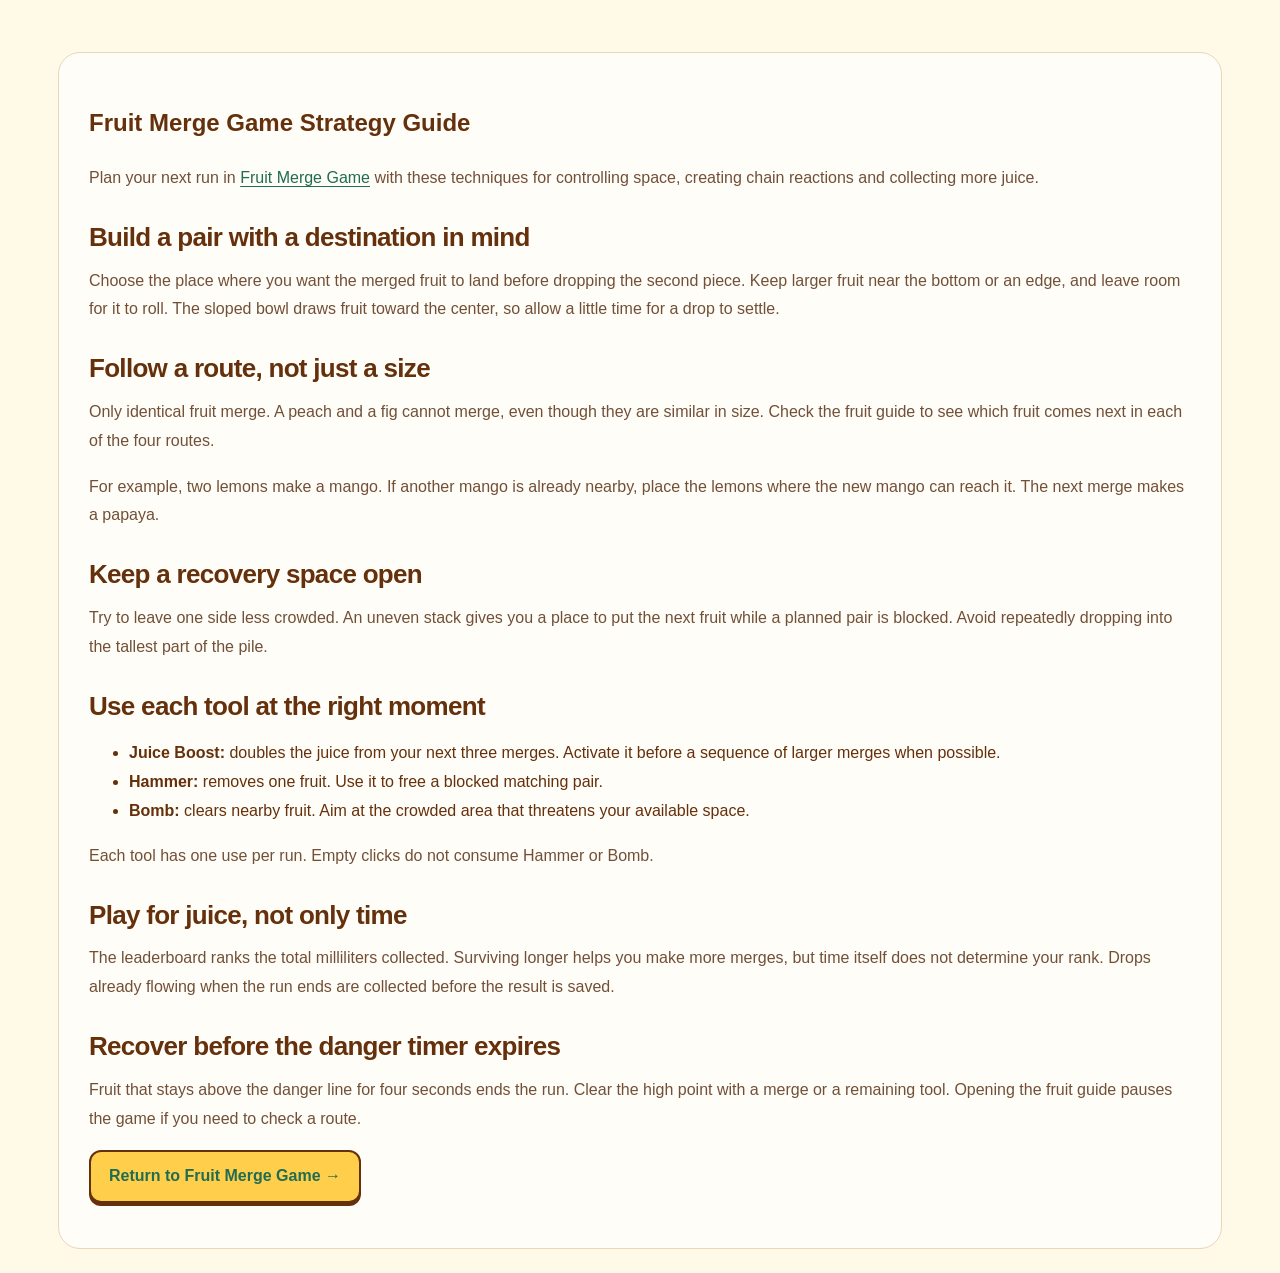
<file: fruit-merge-en-v11/fruit-merge-game-strategy/index.html>
<!doctype html><html lang="en"><head><script defer src="https://cloud.umami.is/script.js" data-website-id="f4518be1-1fc0-432d-94f1-93539ab075d3"></script><meta charset="utf-8"><meta name="viewport" content="width=device-width,initial-scale=1"><title>Fruit Merge Game Strategy Guide</title><meta name="description" content="Fruit Merge Game Strategy Guide: controls, fruit merging and practical guidance for this browser game."><link rel="stylesheet" href="../style.css"></head><body><main class="app"><article class="article"><h1>Fruit Merge Game Strategy Guide</h1>
<p>Plan your next run in <a href="../index.html">Fruit Merge Game</a> with these techniques for controlling space, creating chain reactions and collecting more juice.</p>
<h2>Build a pair with a destination in mind</h2><p>Choose the place where you want the merged fruit to land before dropping the second piece. Keep larger fruit near the bottom or an edge, and leave room for it to roll. The sloped bowl draws fruit toward the center, so allow a little time for a drop to settle.</p>
<h2>Follow a route, not just a size</h2><p>Only identical fruit merge. A peach and a fig cannot merge, even though they are similar in size. Check the fruit guide to see which fruit comes next in each of the four routes.</p><p>For example, two lemons make a mango. If another mango is already nearby, place the lemons where the new mango can reach it. The next merge makes a papaya.</p>
<h2>Keep a recovery space open</h2><p>Try to leave one side less crowded. An uneven stack gives you a place to put the next fruit while a planned pair is blocked. Avoid repeatedly dropping into the tallest part of the pile.</p>
<h2>Use each tool at the right moment</h2><ul><li><strong>Juice Boost:</strong> doubles the juice from your next three merges. Activate it before a sequence of larger merges when possible.</li><li><strong>Hammer:</strong> removes one fruit. Use it to free a blocked matching pair.</li><li><strong>Bomb:</strong> clears nearby fruit. Aim at the crowded area that threatens your available space.</li></ul><p>Each tool has one use per run. Empty clicks do not consume Hammer or Bomb.</p>
<h2>Play for juice, not only time</h2><p>The leaderboard ranks the total milliliters collected. Surviving longer helps you make more merges, but time itself does not determine your rank. Drops already flowing when the run ends are collected before the result is saved.</p>
<h2>Recover before the danger timer expires</h2><p>Fruit that stays above the danger line for four seconds ends the run. Clear the high point with a merge or a remaining tool. Opening the fruit guide pauses the game if you need to check a route.</p>
<p><a class="primary inline-cta" href="../index.html">Return to Fruit Merge Game →</a></p>
</article></main></body></html>
</file>
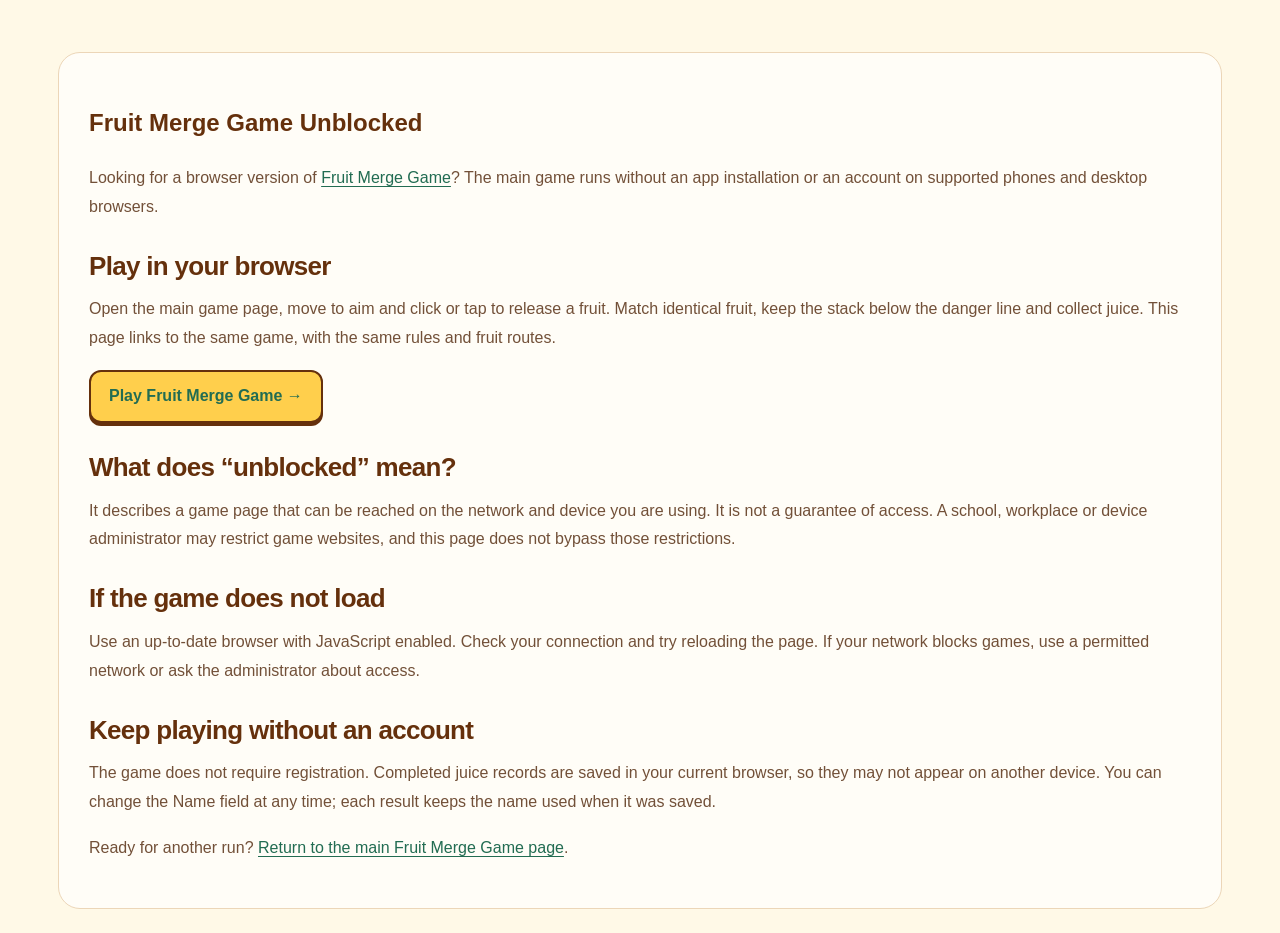
<file: fruit-merge-en-v11/fruit-merge-game-unblocked/index.html>
<!doctype html><html lang="en"><head><script defer src="https://cloud.umami.is/script.js" data-website-id="f4518be1-1fc0-432d-94f1-93539ab075d3"></script><meta charset="utf-8"><meta name="viewport" content="width=device-width,initial-scale=1"><title>Fruit Merge Game Unblocked</title><meta name="description" content="Fruit Merge Game Unblocked: controls, fruit merging and practical guidance for this browser game."><link rel="stylesheet" href="../style.css"></head><body><main class="app"><article class="article"><h1>Fruit Merge Game Unblocked</h1>
<p>Looking for a browser version of <a href="../index.html">Fruit Merge Game</a>? The main game runs without an app installation or an account on supported phones and desktop browsers.</p>
<h2>Play in your browser</h2><p>Open the main game page, move to aim and click or tap to release a fruit. Match identical fruit, keep the stack below the danger line and collect juice. This page links to the same game, with the same rules and fruit routes.</p>
<p><a class="primary inline-cta" href="../index.html">Play Fruit Merge Game →</a></p>
<h2>What does “unblocked” mean?</h2><p>It describes a game page that can be reached on the network and device you are using. It is not a guarantee of access. A school, workplace or device administrator may restrict game websites, and this page does not bypass those restrictions.</p>
<h2>If the game does not load</h2><p>Use an up-to-date browser with JavaScript enabled. Check your connection and try reloading the page. If your network blocks games, use a permitted network or ask the administrator about access.</p>
<h2>Keep playing without an account</h2><p>The game does not require registration. Completed juice records are saved in your current browser, so they may not appear on another device. You can change the Name field at any time; each result keeps the name used when it was saved.</p>
<p>Ready for another run? <a href="../index.html">Return to the main Fruit Merge Game page</a>.</p>
</article></main></body></html>
</file>
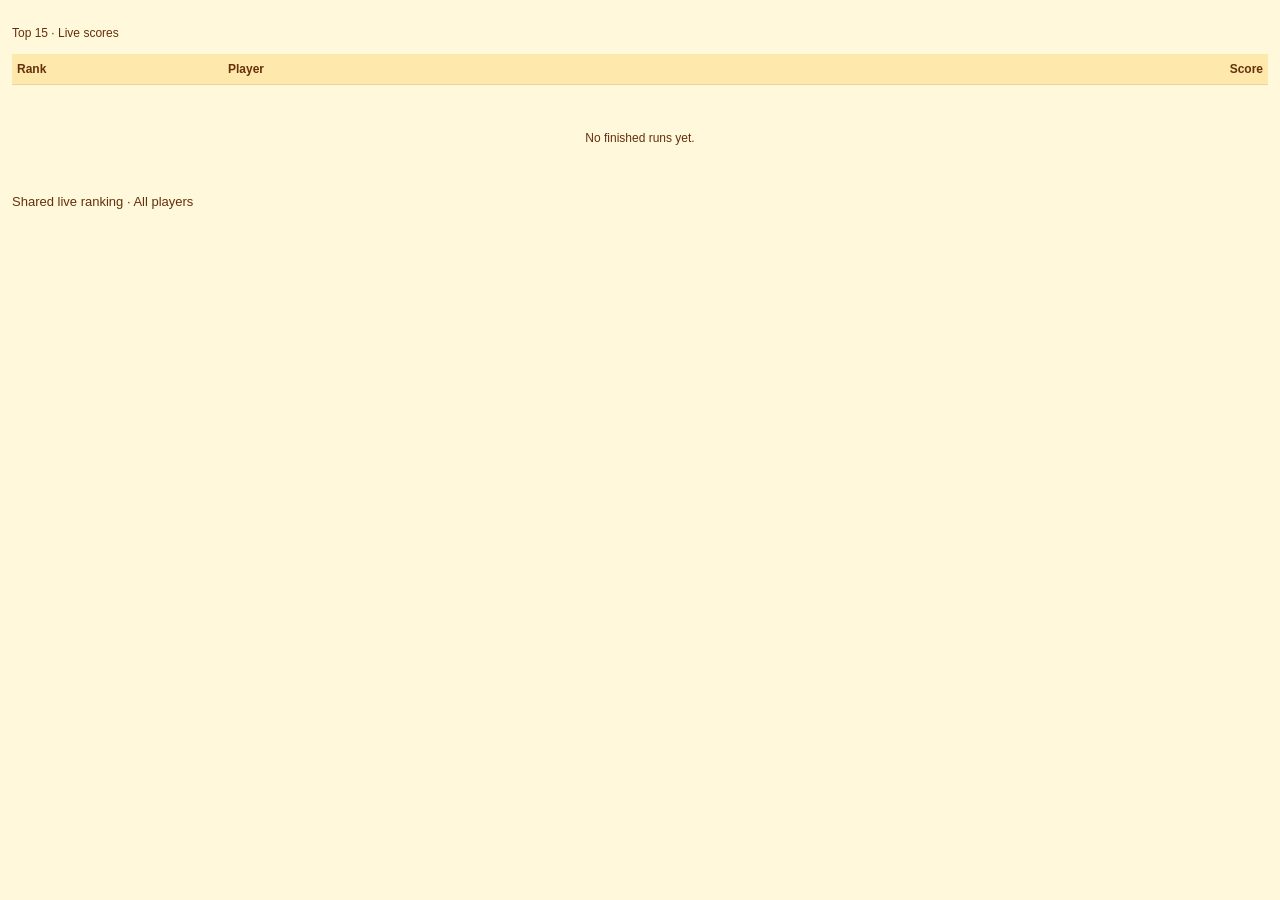
<file: fruit-merge-en-v11/rankings/index.html>
<!doctype html><html lang="en"><head><script defer src="https://cloud.umami.is/script.js" data-website-id="f4518be1-1fc0-432d-94f1-93539ab075d3"></script><meta charset="utf-8"><meta name="viewport" content="width=device-width,initial-scale=1"><meta name="robots" content="noindex,nofollow"><title>Shared Score Leaders</title><style>body{margin:0;padding:12px;background:#fff8da;color:#65300c;font:12px "Trebuchet MS",sans-serif}p{line-height:1.5}table{width:100%;border-collapse:collapse;table-layout:fixed}th,td{text-align:left;padding:8px 5px;border-bottom:1px solid #eed39c}th{background:#ffe8ac}td:last-child,th:last-child{text-align:right;font-weight:bold}#empty{text-align:center;padding:32px}#note{font-size:13px}td{overflow-wrap:anywhere}th:first-child{width:16%}th:last-child{width:30%}</style></head><body><p>Top 15 · Live scores</p><table><thead><tr><th>Rank</th><th>Player</th><th>Score</th></tr></thead><tbody id="rows"></tbody></table><p id="empty">No finished runs yet.</p><p id="note">Shared live ranking · All players</p><script src="rankings.js"></script></body></html>
</file>
<file: fruit-merge-en-v11/style.css>
:root{--ink:#183b40;--paper:#fbfdf5;--mint:#e1f3ed;--line:#c5ded3}*{box-sizing:border-box}body{margin:0;background:var(--mint);color:var(--ink);font-family:ui-rounded,"Trebuchet MS",Arial,sans-serif}button,input{font:inherit;color:inherit}button{cursor:pointer;touch-action:manipulation}button:active{transform:translateY(2px);box-shadow:none}button:focus-visible,input:focus-visible,canvas:focus-visible,summary:focus-visible{outline:3px solid #e26a37;outline-offset:4px}.app{max-width:1240px;margin:auto;padding:24px 28px}.topbar{display:flex;align-items:center;justify-content:space-between;gap:24px;margin-bottom:22px}.brand{font-size:clamp(25px,3vw,42px);letter-spacing:-1.5px;margin:0;line-height:1.2;font-weight:900}.brand>span:first-child{color:#e58b13;text-shadow:1px 1px #855631}.leaf{color:#529255;font-size:29px;margin-left:10px}nav{display:flex;gap:12px}.small-button{border:2px solid var(--ink);background:#fcfef9;border-radius:15px;min-height:48px;padding:10px 19px;font-size:16px;font-weight:800;box-shadow:0 3px 0 var(--ink)}.layout{display:grid;grid-template-columns:minmax(0,760px) minmax(270px,1fr);gap:20px;align-items:stretch}.game-column{background:var(--paper);border:3px solid var(--ink);border-radius:24px;box-shadow:0 5px 0 var(--ink);overflow:hidden;min-width:0}.game-meta{display:flex;align-items:center;justify-content:space-between;padding:15px 24px 12px;border-bottom:1px solid #e0eada;font-size:17px;font-weight:700}.game-meta b{font:900 27px/1.2 ui-rounded,"Trebuchet MS",sans-serif;margin-left:5px;font-variant-numeric:tabular-nums}.game{position:relative;isolation:isolate;aspect-ratio:760/843}canvas{display:block;width:100%;height:100%;touch-action:none}.tools{position:absolute;right:1.7%;top:9%;width:13%;display:flex;flex-direction:column;gap:17px}.tool{height:132px;min-height:92px;background:#fff4d0;border:3px solid var(--ink);border-radius:20px;box-shadow:0 5px 0 var(--ink);display:flex;flex-direction:column;align-items:center;justify-content:center;gap:6px;width:100%}.tool svg{height:46px;width:46px;fill:none;stroke:var(--ink);stroke-width:3;stroke-linecap:round;stroke-linejoin:round}.tool b{font-size:13px;white-space:nowrap}.tool span{font-size:15px;background:#ffffffbd;border-radius:20px;padding:3px 10px;white-space:nowrap}.hammer{background:#ffe3e9}.bomb{background:#dceced}.tool[aria-pressed=true]{outline:3px solid #ed8740;outline-offset:3px;background:#ffd35a;transform:translateY(3px);box-shadow:0 2px 0 var(--ink)}.tool:disabled{opacity:.48;filter:grayscale(.8);cursor:default}.tool[aria-pressed=true]:disabled{opacity:1;filter:none}.game-caption{min-height:43px;padding:4px 22px 16px;font-size:14px;line-height:1.5}.leaderboard{background:#fbfefa;border:2px solid #537a79;border-radius:23px;padding:25px 22px;display:flex;flex-direction:column}.leaderboard h2{font-size:29px;letter-spacing:-1px;margin:0;white-space:nowrap}.leaderboard h2>span{color:#e9ac20;font-size:38px;vertical-align:-3px}.ranking-subtitle{font-size:14px;margin:8px 0 15px;text-align:center;color:#4f6c6c}.local-badge{align-self:flex-end;background:#e0f1eb;padding:6px 12px;border-radius:20px;font-size:12px;margin-bottom:22px}.player-label{font-size:13px;font-weight:700;margin-bottom:5px}input{background:white;border:1px solid #9cbeb0;border-radius:10px;padding:10px;width:100%;font-size:16px;min-height:42px}input:disabled{color:#456659;background:#ecf4ef}#nameHelp{font-size:11px;margin-top:6px;color:#608078}table{width:100%;border-collapse:collapse;margin-top:22px;font-size:14px;table-layout:fixed}th{font-size:12px;color:#45655d;padding:12px 8px;background:#e6f1e9;text-align:left;font-weight:600}th:first-child{border-radius:10px 0 0 10px;width:22%}th:last-child{border-radius:0 10px 10px 0;width:28%;text-align:right}td{padding:15px 8px;overflow-wrap:anywhere;font-variant-numeric:tabular-nums}td:last-child{text-align:right;font-weight:800;white-space:nowrap}td:first-child{font-weight:800}tr:nth-child(even){background:#eff6f0}tr:first-child td:first-child{color:#b97b16}.current-run{background:#dff3e5;display:flex;justify-content:space-between;align-items:center;padding:18px;border-radius:16px;margin-top:auto;gap:10px;font-weight:800}.current-run strong{font-size:26px;font-variant-numeric:tabular-nums}.empty-ranking{font-size:15px;line-height:1.8;text-align:center;color:#668277;padding:24px 5px;margin:0 0 24px}.ranking-note{font-size:12px;color:#55736d;line-height:1.7;text-align:center}.storage-note{font-size:12px;color:#a3512f;line-height:1.5;margin:0}.mini-stats{border-top:1px solid var(--line);padding-top:15px;margin-top:8px;font-size:12px;color:#58756b;display:grid;gap:7px}.mini-stats>div{display:flex;justify-content:space-between}.article{margin-top:28px;border:1px solid #c4e5da;border-radius:22px;background:#fff;padding:28px 30px;font-size:16px;line-height:1.8}.article h2{font-size:26px;line-height:1.3;margin:28px 0 12px;letter-spacing:-.7px}.article>h2:first-child{font-size:33px;margin-top:0}.article p{color:#49605e;margin:8px 0 17px}.article-intro{display:grid;grid-template-columns:1fr 1fr;gap:25px;margin:24px 0}.article-intro img{width:100%;height:auto;align-self:center;border-radius:16px}.article-intro>div{background:#eff7f1;border-radius:16px;padding:18px}.article-intro h2{font-size:23px;margin-top:0}.steps{padding-left:26px;line-height:1.6}.steps li{padding:5px 0 8px 3px}.tips{display:grid;grid-template-columns:repeat(3,1fr);gap:20px;background:#f4faf5;border:1px solid #dfede3;border-radius:16px;padding:20px}.tips b{font-size:15px}.tips p{font-size:14px;margin:6px 0 0}details{border-top:1px solid #dbe9df;padding:14px 0}summary{cursor:pointer;font-weight:700}details p{font-size:15px}footer{text-align:center;font-size:12px;color:#6d8a7b;padding-top:22px}.overlay{position:absolute;inset:0;z-index:5;background:#e5efe7df;display:grid;place-items:center;backdrop-filter:blur(5px)}[hidden]{display:none!important}.dialog-card{width:85%;max-width:350px;background:var(--paper);border:3px solid var(--ink);border-radius:23px;padding:28px;text-align:center;box-shadow:5px 5px 0 var(--ink)}.dialog-card>span{font-size:11px;letter-spacing:2px;color:#52816b}.dialog-card h2{font-size:30px;margin:17px 0}.dialog-card p{font-size:15px;line-height:1.8}.dialog-card button{width:100%;margin-top:12px}.primary{background:#ffcf4c;border:2px solid var(--ink);border-radius:12px;min-height:48px;font-size:16px;font-weight:800;box-shadow:0 3px 0 var(--ink)}dialog{width:min(900px,94vw);max-height:88vh;border:2px solid var(--ink);background:var(--paper);color:var(--ink);border-radius:24px;padding:28px;box-shadow:6px 6px 0 #23383b}dialog::backdrop{background:#1c383e90;backdrop-filter:blur(5px)}.guide-header{display:flex;justify-content:space-between;align-items:center;gap:15px}.guide-header h2{margin:12px 0;font-size:26px}.eyebrow{font-size:11px;letter-spacing:2px;color:#50816b}dialog p,.guide-note{font-size:14px;line-height:1.8;color:#536a66}.fruit-route{display:grid;grid-template-columns:repeat(var(--route-count,8),1fr);gap:6px;border-top:1px solid var(--line);padding:14px 0}.fruit-cell{text-align:center;min-width:0}.fruit-cell canvas{max-width:100px;margin:auto;width:100%;aspect-ratio:1;height:auto}.fruit-cell span{font-size:12px}.fruit-cell small{display:block;font-size:10px;color:#718981;margin-top:4px}.guide-note{padding-top:15px;border-top:1px solid var(--line)}
@media(max-width:1100px){.app{padding:18px}.layout{grid-template-columns:minmax(0,1fr) 270px;gap:14px}.leaderboard{padding:19px 16px}.leaderboard h2{font-size:25px}.tool{height:110px;border-radius:16px;gap:3px}.tool svg{width:34px;height:34px}.tool b{font-size:11px}.tool span{font-size:12px;padding:3px 7px}.small-button{padding:9px 12px;font-size:14px}.topbar{gap:15px}.game-meta{padding:14px 17px;font-size:14px}.game-meta b{font-size:23px}}
@media(max-width:850px){.app{max-width:730px;padding:16px}.topbar{flex-wrap:wrap;gap:16px;margin-bottom:18px}.brand{font-size:34px}.topbar nav{width:100%;justify-content:flex-end}.layout{grid-template-columns:1fr;gap:22px}.tools{gap:14px}.tool{height:116px}.tool svg{width:40px;height:40px}.tool b{font-size:12px}.tool span{font-size:14px}.leaderboard{padding:22px}.leaderboard h2{font-size:29px}.current-run{margin-top:22px}.leaderboard input{max-width:300px}.article{padding:22px}.article-intro{grid-template-columns:1fr}.tips{grid-template-columns:1fr}.article>h2:first-child{font-size:28px}.fruit-route{grid-template-columns:repeat(4,1fr);gap:10px}}
@media(max-width:480px){.app{padding:12px 8px}.brand{font-size:29px}.topbar{padding:0 5px;gap:12px}.topbar nav{justify-content:space-between;gap:9px}.small-button{padding:8px 12px;font-size:13px;min-height:44px;border-radius:12px}.game-column{border-width:2px;border-radius:18px}.game-meta{padding:12px;font-size:12px}.game-meta b{font-size:22px;margin-left:2px}.tools{right:1.2%;width:13.4%;min-width:48px;gap:12px;top:7%}.tool{height:83px;min-height:83px;border-width:2px;border-radius:12px;box-shadow:0 3px 0 var(--ink);gap:3px}.tool svg{width:29px;height:29px}.tool b{font-size:10px;white-space:normal;line-height:1.05}.tool span{font-size:11px;padding:2px 6px}.game-caption{font-size:12px;padding:3px 12px 12px;min-height:38px}.article{padding:20px 17px}.article h2{font-size:23px}.article>h2:first-child{font-size:26px}.article-intro>div{padding:15px}.leaderboard{border-radius:18px}dialog{padding:18px}.guide-header h2{font-size:22px}}
.page-intro{font-size:16px;line-height:1.65;color:#49605e;margin:0 0 12px;max-width:960px}.layout{margin-top:22px}.article h3{font-size:20px;line-height:1.4;margin:25px 0 10px}.article a{color:#226c52;text-underline-offset:3px}.article a:hover{color:#974d22}.inline-cta{display:inline-block;text-decoration:none;padding:10px 18px}.fruit-orders{padding-left:24px;line-height:1.8}.fruit-orders li{margin:10px 0}
/* Sunny character edition */
:root{--ink:#65300c;--paper:#fff8da;--mint:#fff6d5;--line:#edce91}body{background:#fff9e7}.app{max-width:1220px}.brand{color:#924010}.brand>span:first-child{color:#f68d07}.topbar{flex-wrap:wrap;gap:16px}.topbar nav{flex-wrap:wrap;gap:8px}.small-button{border-color:#b95710;background:linear-gradient(#fff7bb,#ffd04d);box-shadow:0 3px 0 #b95710;font-size:13px;padding:9px 12px}.layout{display:block}.game-column{display:grid;grid-template-columns:190px minmax(0,1fr);background:linear-gradient(150deg,#ffd736,#ff9a2d 60%,#ffc313);border:3px solid #f2a025;box-shadow:0 5px 0 #d87311;border-radius:28px}.game-meta{grid-column:1;grid-row:1;padding:36px 12px;display:flex;flex-direction:column;justify-content:flex-start;gap:22px;align-items:stretch;border:0;text-align:center;font-size:18px}.game-meta>span{background:linear-gradient(#cf4a00,#f88613);border:4px solid #ffec82;border-radius:20px;box-shadow:0 4px 0 #ba5711;color:#fff6c9;padding:12px 4px;text-transform:uppercase;font-weight:900}.game-meta b{display:block;font-size:32px;color:white;margin:4px 0 0;text-shadow:1px 3px #ad4b08}.sunny-label{font-size:22px;line-height:1.2;font-weight:900;color:#9c4913;text-shadow:1px 1px #fff396}.rail-fruits{margin-top:auto}.rail-fruits canvas{width:100%;height:auto}.rail-hint{font-size:14px;color:#87471c;line-height:1.5}.game{grid-column:2;grid-row:1}.game-caption{grid-column:1/-1;text-align:center;color:#72360c;font-weight:700;padding:10px 15px;min-height:42px;background:#fff3a843}.tools{top:12%;right:2%;width:14%;gap:20px}.tool,.hammer,.bomb{background:linear-gradient(140deg,#fff36c,#ffbf00);border-color:#e9840e;box-shadow:0 5px 0 #d5790b;border-radius:19px;height:124px;position:relative;color:#5b2a09}.tool svg{width:42px;height:42px;stroke:#542d17}.tool b{font-size:12px}.tool span{background:#83c914;color:#fff;font-weight:900;box-shadow:0 2px 0 #4e9b14;border:2px solid #d5f589;font-size:12px}.tool[aria-pressed=true]{outline-color:#fff;box-shadow:0 0 0 6px #ff7931}.tool:disabled{opacity:.4}.scores-panel{margin-top:25px;border:2px solid #edc68d;border-radius:20px;padding:0;background:#fff9e7}.scores-panel>summary{padding:20px;font-size:22px;list-style-position:inside}.scores-panel>summary span{font-size:13px;font-weight:400;float:right;line-height:28px}.leaderboard{border:0;background:#fffdf3;border-radius:20px;padding:24px;display:grid;grid-template-columns:1fr 1fr;column-gap:28px}.leaderboard table,.empty-ranking{grid-column:1/-1}.leaderboard h2{font-size:26px}.ranking-subtitle{text-align:left}.local-badge{background:#ffe6a2}.current-run{background:#ffedb6}.leaderboard small{line-height:1.5}th{background:#ffedc1;color:#724b27}tr:nth-child(even){background:#fff5da}.ranking-note,.mini-stats{color:#80572d}.page-intro{margin:26px 0 10px;color:#725038}.article{border-color:#ecd6b8;background:#fffdf7}.article p{color:#725038}.overlay{background:#ffcb59d9}.dialog-card{background:#fff8d9}.share-actions{display:flex;flex-wrap:wrap;gap:10px;justify-content:center}.share-actions button,.share-actions a{min-height:44px;padding:10px 14px}.share-actions a{border-radius:12px;background:#ffdf72;color:#65300c;text-decoration:none;font-weight:700}.share-preview{display:block;width:min(100%,420px);height:auto;margin:15px auto;border-radius:20px}.share-link{width:100%;margin:10px 0 15px}.share-heading{display:flex;justify-content:space-between;align-items:center;gap:12px}#shareDialog{max-width:650px}#shareStatus{min-height:24px;text-align:center;font-size:13px}.topbar button[aria-pressed=false]{background:#f0e4d0;color:#846c4a}footer{color:#8c6744}
@media(max-width:850px){.app{max-width:900px}.game-column{grid-template-columns:140px 1fr}.game-meta{padding:30px 9px}.game-meta b{font-size:26px}.sunny-label{font-size:17px}.tool{height:102px;min-height:90px;gap:3px}.tool svg{width:32px;height:32px}.tools{gap:16px}.tool b{font-size:10px}.leaderboard{display:flex}.scores-panel>summary span{float:none;display:block;padding-left:22px}}
@media(max-width:600px){.app{padding:12px 8px}.topbar nav{width:100%;justify-content:flex-start}.brand{font-size:30px}.small-button{font-size:12px;padding:8px 10px}.game-column{display:block;border-radius:20px}.game-meta{display:flex;flex-direction:row;justify-content:space-between;padding:12px;gap:12px}.game-meta>span{padding:6px 15px;font-size:12px;border-width:2px;flex:1;border-radius:12px}.game-meta b{font-size:23px;display:inline;margin-left:8px}.sunny-label,.rail-fruits,.rail-hint{display:none}.tools{top:12%;right:1%;width:14%;gap:12px}.tool{height:82px;min-height:74px;border-width:2px;gap:2px;border-radius:12px}.tool svg{height:28px;width:28px}.tool b{font-size:9px;white-space:normal}.tool span{font-size:10px;padding:2px 5px}.game-caption{font-size:11px;padding:8px}.page-intro{font-size:15px}.scores-panel>summary{font-size:20px}.leaderboard h2{font-size:26px}}
@media(prefers-reduced-motion:reduce){*{scroll-behavior:auto}}
.player-controls{grid-column:1/-1;display:flex;align-items:center;gap:10px;flex-wrap:wrap;padding:12px 20px;background:#fff3bdc0;font-size:13px}.player-controls input{width:150px;min-height:40px;border-color:#d6a34b}.player-controls small{max-width:180px;font-size:11px}.player-controls .mini-stats{display:flex;gap:15px;margin:0 0 0 auto;padding:0;border:0;font-size:13px}.player-controls .mini-stats>span{white-space:nowrap}#scoresDialog{width:min(620px,94vw)}#scoresFrame{display:block;border:0;width:100%;height:440px;background:#fff8da;border-radius:12px;margin-top:16px}@media(max-width:600px){.player-controls{padding:10px 12px}.player-controls .mini-stats{width:100%;justify-content:space-between;margin:0}}
/* v9: quiet controls and native image saving */
.topbar{margin-bottom:16px}.game-column{grid-template-columns:180px minmax(0,1fr) 70px}.icon-toolbar{grid-column:3;grid-row:1;display:flex;flex-direction:column;align-items:center;gap:14px;padding:20px 8px;align-self:start}.round-control{position:relative;display:grid;place-items:center;flex-shrink:0;width:52px;height:52px;border-radius:50%;border:2px solid #dc173a;background:radial-gradient(ellipse at 30% 18%,#ffb4b3 0%,#ff5a6b 30%,#ed173e 63%,#ad0824 100%);box-shadow:0 4px 0 #a60c26,inset 0 2px 2px #ffffff99;color:#fff;font-size:32px;line-height:1;font-weight:900;padding:8px}.round-control:active{transform:translateY(3px);box-shadow:0 1px 0 #a60c26}.round-control svg{width:30px;height:30px;fill:white;stroke:white;stroke-width:2.7;stroke-linecap:round;stroke-linejoin:round}.round-control svg .sound-wave{fill:none;stroke-width:2}.round-control[aria-pressed=false]:not(#fullscreen)::after{content:'';position:absolute;width:32px;height:3px;background:white;transform:rotate(-42deg);box-shadow:0 1px 1px #b82035;pointer-events:none}.name-card{text-align:left;color:#74350c}.name-card label{display:block;font-size:19px;font-weight:900;margin-bottom:8px}.name-card input{display:block;width:100%;min-height:46px;border:2px solid #efb846;background:#fff8d9;color:#65300c;border-radius:13px;font-weight:700}.game-meta{padding:26px 12px;gap:24px}.player-controls .mini-stats{margin:0;width:100%;justify-content:center;gap:24px}.settings-actions{display:grid;grid-template-columns:1fr 1fr;gap:14px;margin-top:20px}.settings-actions button{min-height:52px;font-size:16px}#settingsDialog{max-width:430px}.social-top{margin:16px 0}.social-top a{flex:1;text-align:center}.share-preview{touch-action:auto;user-select:auto;-webkit-user-select:auto;-webkit-touch-callout:default;max-width:100%;height:auto}.save-hint{text-align:center;font-size:16px;font-weight:bold;margin:16px 0}.save-hint small{display:block;font-size:12px;line-height:1.5;font-weight:400;margin-top:6px}.share-link-row{display:flex;gap:10px;align-items:center;margin:15px 0}.share-link-row input{min-width:0;flex:1}.share-link-row button{white-space:nowrap}.sr-only{position:absolute;width:1px;height:1px;overflow:hidden;clip:rect(0,0,0,0)}.game-column:fullscreen,.game-column.expanded-game{overflow:auto;border-radius:0;max-width:none;width:100vw;height:100dvh;align-content:start;grid-template-columns:180px minmax(0,min(760px,calc((100dvh - 80px)*760/843))) 70px;justify-content:center}.expanded-game{position:fixed;inset:0;z-index:30}.game-column:fullscreen .game,.expanded-game .game{width:100%}
@media(max-width:850px){.game-column{grid-template-columns:130px minmax(0,1fr) 58px}.icon-toolbar{padding:20px 5px;gap:13px}.round-control{width:46px;height:46px;font-size:28px}.game-meta{padding:24px 10px}.name-card label{font-size:16px}}
@media(max-width:600px){.game-column{display:grid;grid-template-columns:minmax(0,1fr) 46px}.game-meta{grid-column:1/-1;grid-row:1;display:grid;grid-template-columns:1.15fr 1fr 1fr;gap:8px;padding:10px;align-items:end}.name-card{display:block}.name-card label{font-size:12px;margin-bottom:4px}.name-card input{min-height:38px;height:38px;padding:7px;font-size:14px}.game-meta>span{padding:6px 4px;font-size:10px;margin:0}.game-meta b{display:block;font-size:19px;margin:3px 0 0}.game{grid-column:1;grid-row:2}.icon-toolbar{grid-column:2;grid-row:2;padding:12px 3px;gap:12px}.round-control{width:38px;height:38px;font-size:24px;padding:5px}.round-control svg{width:24px;height:24px}.tools{width:15%;right:1%;gap:10px}.tool{height:70px;min-height:64px}.tool svg{height:23px;width:23px}.tool b{font-size:8px}.tool span{font-size:9px}.player-controls{grid-column:1/-1}.player-controls .mini-stats{gap:14px;font-size:12px}.game-column:fullscreen,.game-column.expanded-game{display:grid;grid-template-columns:minmax(0,1fr) 46px;align-content:start}.share-link-row{gap:7px}.share-link-row button{padding:8px;font-size:12px}.social-top a{font-size:13px;padding:10px 6px}.settings-actions button{font-size:14px}}
/* Numbered layout: score above, actions top-right, live ranking on the left. */
.game-topline{display:flex;align-items:center;justify-content:space-between;gap:18px;margin:10px 0 18px}.top-score{display:flex;gap:12px;align-items:center}.hud-score,.hud-time{display:block;border:2px solid #f5bd58;border-radius:17px;background:linear-gradient(#cd4d04,#fa8c10);color:#fff4cc;padding:10px 20px;font-size:14px;font-weight:900;text-transform:uppercase;box-shadow:0 3px 0 #b85d13}.top-score b{font-size:29px;margin-left:10px;color:#fff;font-variant-numeric:tabular-nums}.hud-time b{font-size:22px}.game-topline .icon-toolbar{display:flex;flex-direction:row;padding:0;gap:12px;align-self:auto}.game-column{grid-template-columns:210px minmax(0,1fr)}.game-meta{padding:22px 10px;gap:16px;min-height:0}#scoresFrame{height:590px;min-height:380px;flex:1;margin-top:0;background:#fff8da;border:1px solid #efbd64;border-radius:14px}.name-card{padding:0 4px}.game-column:fullscreen,.game-column.expanded-game{grid-template-columns:210px minmax(0,min(760px,calc((100dvh - 80px)*760/843)))}.game-topline:has(+.layout .expanded-game){position:fixed;top:8px;right:12px;z-index:40;background:#fff4c2;border-radius:18px;padding:8px}.settings-actions #sound{justify-self:center}.settings-actions #sound::after{pointer-events:none}
@media(max-width:850px){.game-column{grid-template-columns:170px minmax(0,1fr)}.game-meta{padding:16px 8px}.top-score b{font-size:25px}.hud-score,.hud-time{padding:9px 13px}}
@media(max-width:600px){.game-topline{gap:8px;flex-wrap:wrap}.top-score{gap:8px}.hud-score,.hud-time{padding:7px 10px;font-size:10px}.top-score b{font-size:22px;margin-left:6px}.hud-time b{font-size:17px}.game-topline .icon-toolbar{gap:8px;margin-left:auto}.game-column{display:flex;flex-direction:column}.game{order:0;width:100%}.game-meta{order:2;display:flex;flex-direction:column;align-items:stretch;padding:12px;gap:10px}.name-card{display:flex;align-items:center;gap:12px}.name-card input{width:180px}.name-card label{font-size:14px;margin:0}#scoresFrame{flex:none;height:420px;min-height:0;width:100%}.player-controls{order:1}.game-caption{order:3}.game-column:fullscreen,.game-column.expanded-game{display:flex;flex-direction:column}.game-column:fullscreen .game-meta,.expanded-game .game-meta{display:none}}
/* Fullscreen keeps controls visible and removes the ranking/name sidebar. */
.game-shell:fullscreen,.game-shell.expanded-game{position:fixed;inset:0;z-index:30;width:100vw;height:100dvh;max-width:none;background:linear-gradient(130deg,#ffd338,#ffac23);overflow:auto;display:flex;flex-direction:column;align-items:center;padding:8px 12px}.game-shell:fullscreen .game-meta,.game-shell.expanded-game .game-meta{display:none!important}.game-shell:fullscreen .game-topline,.game-shell.expanded-game .game-topline{position:static;width:min(1050px,100%);flex-shrink:0;margin:0 0 10px;padding:0;background:none}.game-shell:fullscreen .layout,.game-shell.expanded-game .layout{margin:0;width:min(100%,calc((100dvh - 100px)*760/843))}.game-shell:fullscreen .game-column,.game-shell.expanded-game .game-column{display:block;border:0;box-shadow:none}.game-shell:fullscreen .game,.game-shell.expanded-game .game{width:100%}.game-shell:fullscreen .player-controls,.game-shell.expanded-game .player-controls,.game-shell:fullscreen .game-caption,.game-shell.expanded-game .game-caption{display:none}.game-shell:fullscreen .top-score,.game-shell.expanded-game .top-score{gap:8px}@media(max-width:600px){.game-shell:fullscreen,.game-shell.expanded-game{padding:7px}.game-shell:fullscreen .game-topline,.game-shell.expanded-game .game-topline{gap:6px}.game-shell:fullscreen .layout,.game-shell.expanded-game .layout{width:min(100%,calc((100dvh - 126px)*760/843))}}
/* Consistent share, speaker-action and expand/collapse icons. */
.round-control .action-icon,.action-icon{fill:none;stroke:currentColor;stroke-width:2.8;stroke-linecap:round;stroke-linejoin:round}.round-control .speaker-icon{fill:none;stroke:currentColor;stroke-width:2.8;stroke-linecap:round;stroke-linejoin:round}.speaker-icon .speaker-body{fill:currentColor;stroke:none}.speaker-icon .speaker-detail{fill:none}#music::after,#sound::after{display:none!important}#overlayShare{display:flex;align-items:center;justify-content:center;gap:9px}#overlayShare .action-icon{width:24px;height:24px;flex-shrink:0}
.name-hint{display:block;margin:5px 0 0;padding:0;font-size:12px;line-height:1.3;font-weight:500;color:#8d5a2b}@media(max-width:600px){.name-card{flex-wrap:wrap}.name-hint{flex:1 0 100%;margin-top:4px;font-size:11px}}
/* Desktop one-screen game layout */
@media (min-width:851px){
  .game-shell{
    /* Desktop: fit the complete game within the viewport while preserving its ratio. */
@media (min-width:851px) {
  .game-shell {
    width: min(100%, calc(210px + (100svh - 300px) * 1.30486)) !important;
    max-width: none !important;
    margin-inline: auto;
  }

  .game {
    aspect-ratio: 1100 / 843;
  }

  .game-column {
    grid-template-columns: 210px minmax(0, 1fr);
  }
}
</file>
